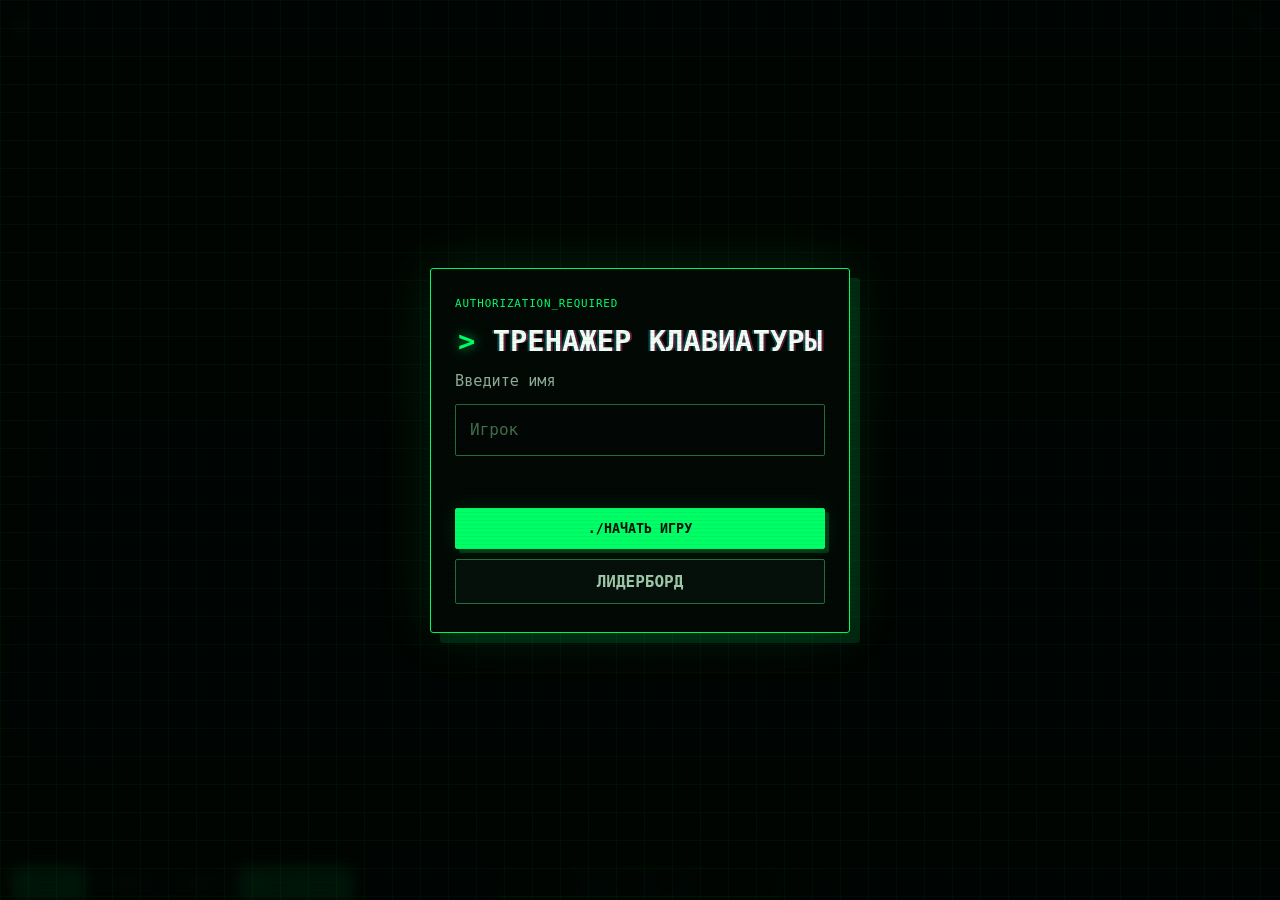
<file: index.html>
<!DOCTYPE html>
<html lang="ru">
  <head>
    <meta charset="UTF-8" />
    <meta name="viewport" content="width=device-width, initial-scale=1.0" />
    <title>Тайминг-игра</title>
    <link rel="stylesheet" href="styles.css" />
  </head>
  <body>
    <div id="startScreen" class="start-screen">
      <div class="start-card">
        <h2>Тренажер клавиатуры</h2>
        <label class="start-label" for="startPlayerName">Введите имя</label>
        <input id="startPlayerName" type="text" maxlength="20" autocomplete="off" autocorrect="off" autocapitalize="off" spellcheck="false" placeholder="Игрок" />
        <p id="startNameError" class="start-error" role="alert" aria-live="polite"></p>
        <div class="start-actions">
          <button id="startGameBtn" type="button">Начать игру</button>
          <a class="secondary-btn" href="leaderboard.html">Лидерборд</a>
        </div>
      </div>
    </div>

    <main class="app" id="app" tabindex="0">
      <h1>Тренажер клавиатуры</h1>
      <p class="subtitle">Набирай слова до того, как они упадут вниз.</p>

      <section class="hud" aria-label="Статистика">
        <div class="hud-card">Счёт: <span id="score">0</span></div>
        <div class="hud-card">Жизни: <span id="lives">3</span></div>
      </section>

      <section class="track" id="track">
        <div class="fall-line"></div>
        <div id="lifeNotice" class="life-notice">-1 жизнь</div>
      </section>

      <section class="controls">
        <div class="difficulty-row" role="group" aria-label="Сложность">
          <button class="difficulty-btn active" data-difficulty="easy">Лёгкий</button>
          <button class="difficulty-btn" data-difficulty="medium">Средний</button>
          <button class="difficulty-btn" data-difficulty="hard">Сложный</button>
          <button id="restartBtn">Начать заново</button>
        </div>
        <div class="input-row">
          <label class="input-label" for="playerName">Никнейм</label>
          <input id="playerName" type="text" maxlength="20" autocomplete="off" autocorrect="off" autocapitalize="off" spellcheck="false" placeholder="Игрок" />
        </div>
        <div class="input-row">
          <label class="input-label" for="textInput">Поле ввода</label>
          <input id="textInput" type="text" inputmode="text" autocomplete="off" autocorrect="off" autocapitalize="off" spellcheck="false" autofocus placeholder="Набирай слово здесь" />
        </div>
        <p id="message" class="message">Появится слово — набери его полностью.</p>
      </section>

    </main>

    <script src="script.js"></script>
  </body>
</html>
</file>
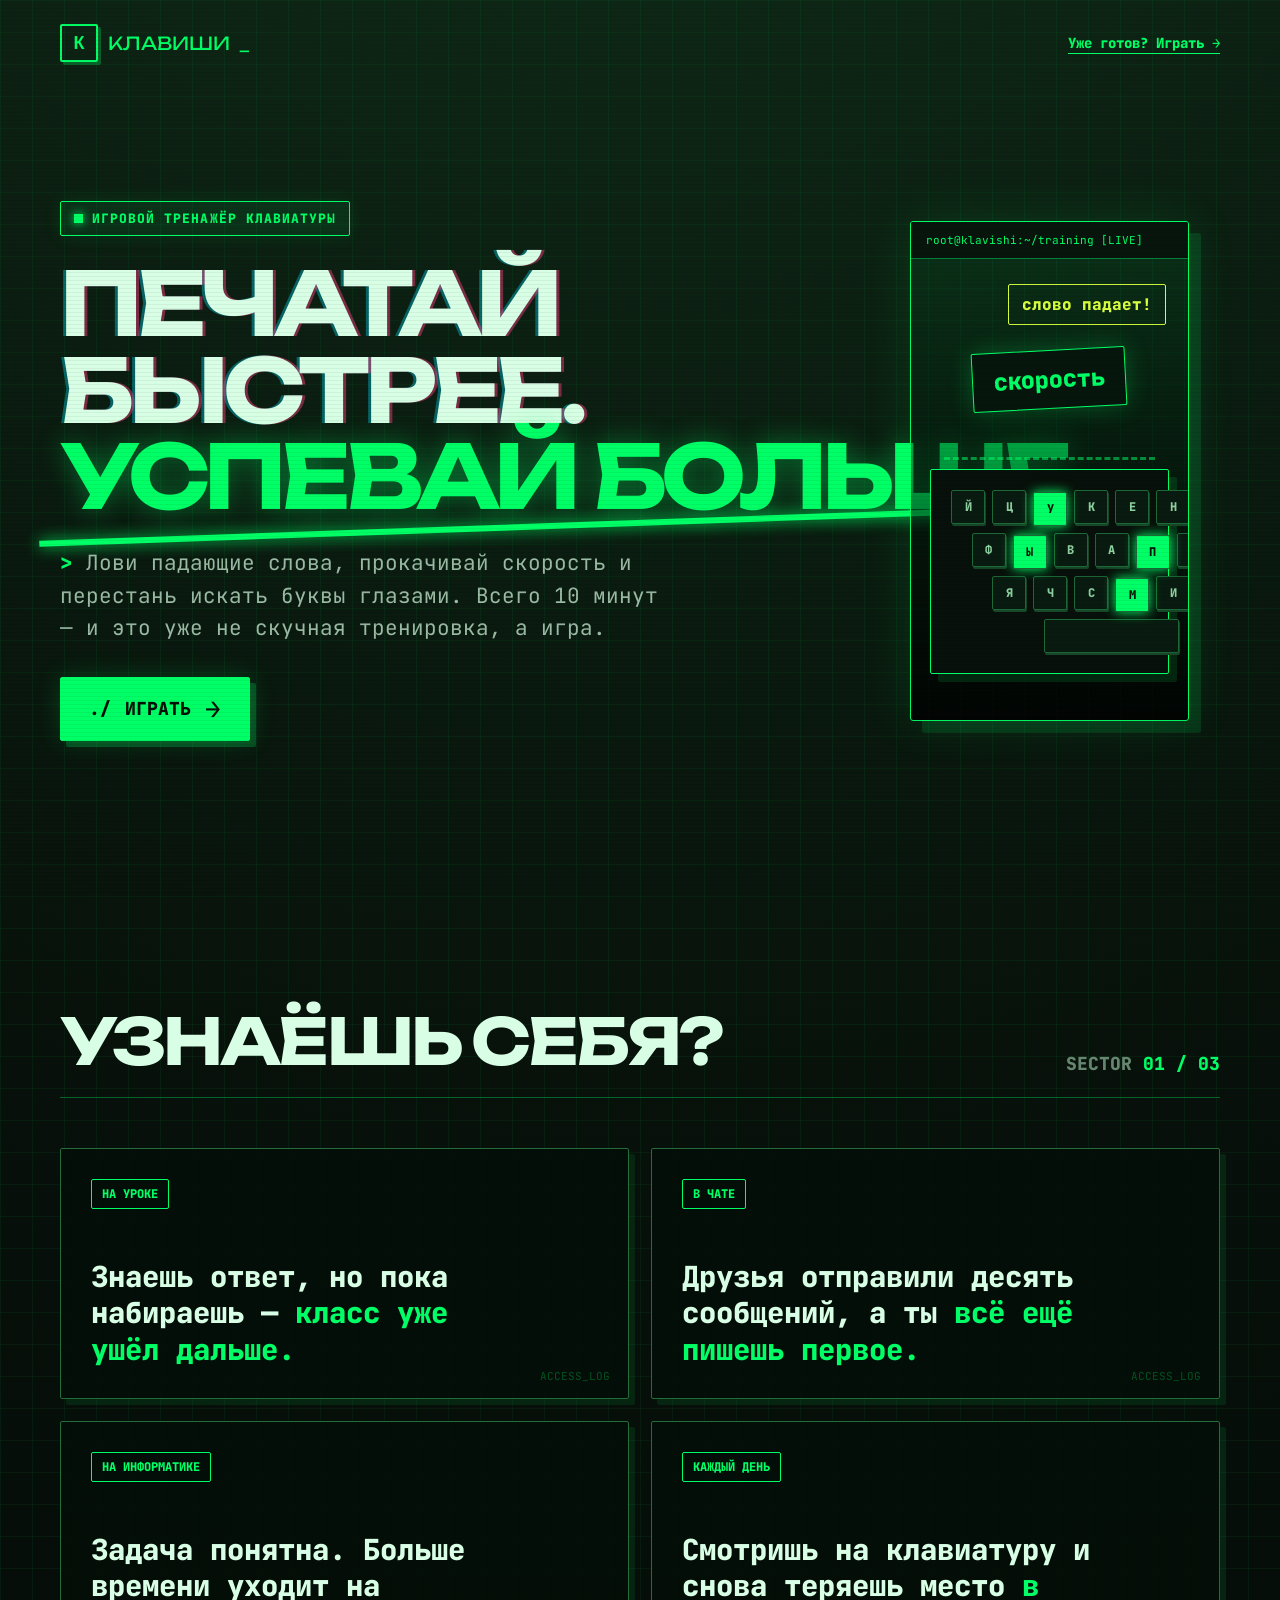
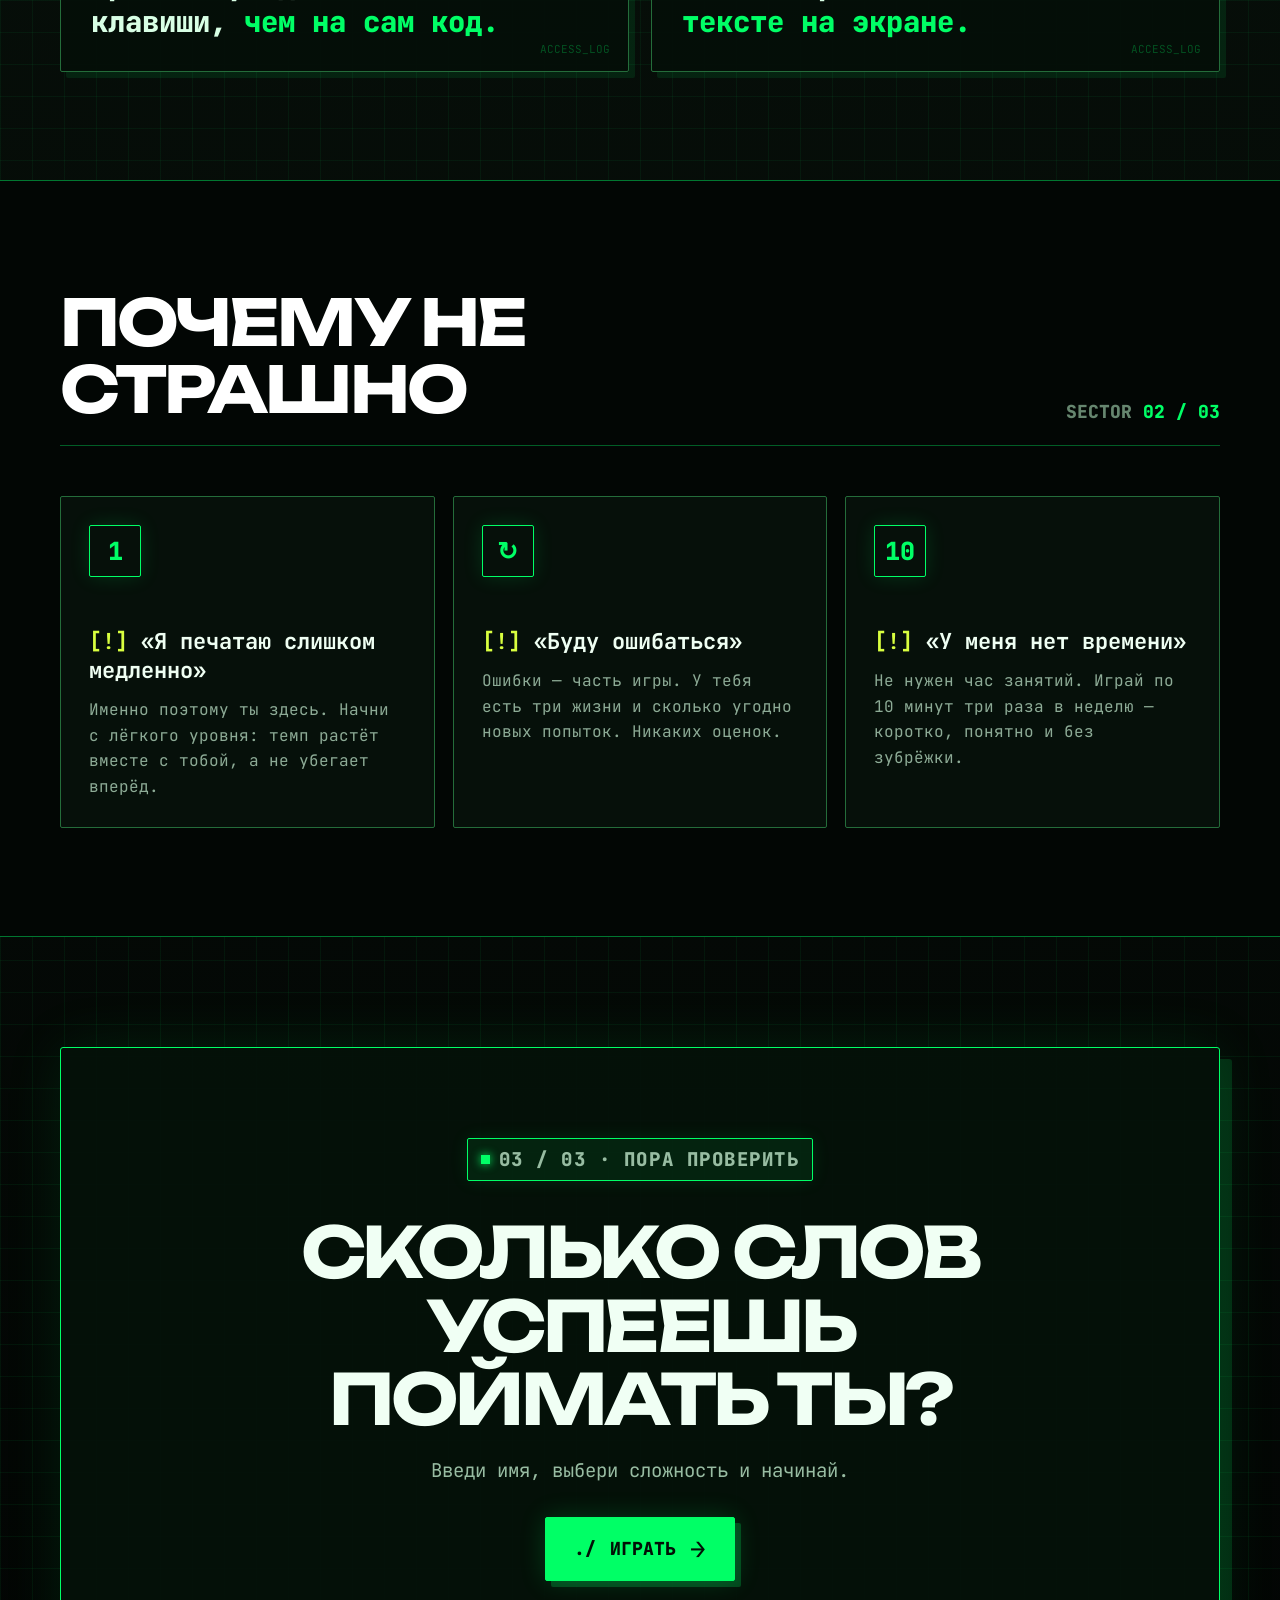
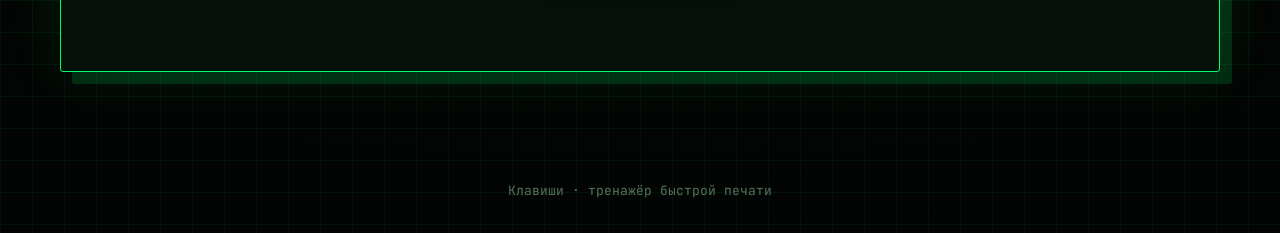
<file: landing.html>
<!DOCTYPE html>
<html lang="ru">
  <head>
    <meta charset="UTF-8" />
    <meta name="viewport" content="width=device-width, initial-scale=1.0" />
    <meta name="description" content="Игровой тренажёр клавиатуры для школьников — печатай быстрее, пока слова не упали." />
    <title>Клавиши — игровой тренажёр печати</title>
    <style>
      @import url('https://fonts.googleapis.com/css2?family=JetBrains+Mono:wght@400;600;700;800&family=Unbounded:wght@700;800&display=swap');

      :root {
        --ink: #191a2b;
        --paper: #fffdf7;
        --purple: #7447ed;
        --purple-dark: #532ac0;
        --lime: #c9ff63;
        --pink: #ff8db8;
        --yellow: #ffd95c;
        --line: rgba(25, 26, 43, 0.12);
        --shadow: 8px 8px 0 var(--ink);
      }

      * { box-sizing: border-box; }
      html { scroll-behavior: smooth; }
      body {
        margin: 0;
        color: var(--ink);
        background:
          linear-gradient(var(--line) 1px, transparent 1px),
          linear-gradient(90deg, var(--line) 1px, transparent 1px),
          var(--paper);
        background-size: 32px 32px;
        font-family: Manrope, system-ui, sans-serif;
      }

      a { color: inherit; }
      .wrap { width: min(1160px, calc(100% - 40px)); margin-inline: auto; }

      .topbar {
        display: flex;
        align-items: center;
        justify-content: space-between;
        padding-block: 24px;
      }

      .logo {
        display: inline-flex;
        align-items: center;
        gap: 10px;
        font-family: Unbounded, sans-serif;
        font-size: 18px;
        text-decoration: none;
      }

      .logo-mark {
        display: grid;
        place-items: center;
        width: 38px;
        height: 38px;
        border: 2px solid var(--ink);
        border-radius: 10px;
        background: var(--lime);
        box-shadow: 3px 3px 0 var(--ink);
        font-family: Manrope, sans-serif;
        font-weight: 800;
      }

      .mini-link { font-size: 14px; font-weight: 800; text-underline-offset: 5px; }

      .hero {
        min-height: calc(100vh - 86px);
        display: grid;
        grid-template-columns: 1.1fr 0.9fr;
        align-items: center;
        gap: clamp(36px, 7vw, 92px);
        padding: 56px 0 100px;
      }

      .eyebrow {
        display: inline-flex;
        align-items: center;
        gap: 9px;
        margin: 0 0 24px;
        padding: 8px 13px;
        border: 2px solid var(--ink);
        border-radius: 999px;
        background: white;
        font-size: 13px;
        font-weight: 800;
        text-transform: uppercase;
        letter-spacing: 0.08em;
        transform: rotate(-1deg);
      }

      .eyebrow::before { content: ""; width: 9px; height: 9px; border-radius: 50%; background: var(--purple); }
      h1, h2 { font-family: Unbounded, sans-serif; }
      h1 {
        max-width: 760px;
        margin: 0;
        font-size: clamp(44px, 7vw, 88px);
        line-height: 0.98;
        letter-spacing: -0.06em;
        text-transform: uppercase;
      }

      h1 span {
        position: relative;
        color: var(--purple);
        white-space: nowrap;
      }

      h1 span::after {
        content: "";
        position: absolute;
        z-index: -1;
        left: -2%;
        right: -3%;
        bottom: 3%;
        height: 23%;
        background: var(--lime);
        transform: rotate(-2deg);
      }

      .hero-copy { max-width: 610px; margin: 28px 0 32px; font-size: clamp(17px, 2vw, 21px); line-height: 1.55; }

      .cta {
        display: inline-flex;
        align-items: center;
        justify-content: center;
        gap: 14px;
        min-height: 64px;
        padding: 16px 28px;
        border: 3px solid var(--ink);
        border-radius: 16px;
        background: var(--lime);
        box-shadow: 6px 6px 0 var(--ink);
        font-size: 18px;
        font-weight: 800;
        text-decoration: none;
        text-transform: uppercase;
        transition: transform .15s ease, box-shadow .15s ease;
      }

      .cta::after { content: "→"; font-size: 26px; line-height: 1; }
      .cta:hover { transform: translate(3px, 3px); box-shadow: 3px 3px 0 var(--ink); }
      .cta:focus-visible { outline: 4px solid var(--pink); outline-offset: 4px; }

      .game-card {
        position: relative;
        min-height: 500px;
        overflow: hidden;
        border: 3px solid var(--ink);
        border-radius: 28px;
        background: var(--purple);
        box-shadow: var(--shadow);
        transform: rotate(2deg);
      }

      .game-card::before {
        content: "слово падает!";
        position: absolute;
        top: 28px;
        right: 22px;
        padding: 9px 13px;
        border: 2px solid var(--ink);
        border-radius: 10px;
        background: var(--yellow);
        font-weight: 800;
        transform: rotate(4deg);
      }

      .falling-word {
        position: absolute;
        top: 105px;
        left: 50%;
        padding: 13px 20px;
        border: 3px solid var(--ink);
        border-radius: 14px;
        background: var(--pink);
        box-shadow: 4px 4px 0 var(--ink);
        font-size: 24px;
        font-weight: 800;
        transform: translateX(-50%) rotate(-3deg);
        animation: float 2.6s ease-in-out infinite;
      }

      .speed-line { position: absolute; left: 12%; right: 12%; top: 235px; border-top: 3px dashed rgba(255,255,255,.65); }
      .keyboard { position: absolute; left: 7%; right: 7%; bottom: 46px; display: grid; gap: 9px; padding: 20px; border: 3px solid var(--ink); border-radius: 22px; background: #f4f0ff; box-shadow: 7px 7px 0 rgba(25,26,43,.9); transform: rotate(-3deg); }
      .key-row { display: flex; justify-content: center; gap: 7px; }
      .key { width: 34px; height: 34px; display: grid; place-items: center; border: 2px solid var(--ink); border-radius: 7px; background: white; box-shadow: 2px 3px 0 var(--ink); font-size: 12px; font-weight: 800; }
      .key.hot { background: var(--lime); transform: translateY(2px); box-shadow: 1px 1px 0 var(--ink); }
      .space { width: 135px; }
      @keyframes float { 50% { transform: translateX(-50%) translateY(18px) rotate(2deg); } }

      .section { padding: 108px 0; }
      .section-heading { display: flex; align-items: end; justify-content: space-between; gap: 32px; margin-bottom: 50px; }
      .section h2 { max-width: 780px; margin: 0; font-size: clamp(36px, 5vw, 64px); line-height: 1.05; letter-spacing: -0.045em; text-transform: uppercase; }
      .section-number { flex: none; font: 800 18px Unbounded, sans-serif; }

      .moments { display: grid; grid-template-columns: repeat(2, 1fr); gap: 22px; }
      .moment {
        position: relative;
        min-height: 245px;
        padding: 30px;
        overflow: hidden;
        border: 3px solid var(--ink);
        border-radius: 22px;
        background: white;
        box-shadow: 6px 6px 0 var(--ink);
      }

      .moment:nth-child(2) { background: var(--yellow); }
      .moment:nth-child(3) { background: var(--pink); }
      .moment:nth-child(4) { background: var(--lime); }
      .moment-tag { display: inline-block; margin-bottom: 50px; padding: 6px 10px; border: 2px solid var(--ink); border-radius: 8px; background: var(--paper); font-size: 12px; font-weight: 800; text-transform: uppercase; }
      .moment p { max-width: 430px; margin: 0; font-size: clamp(20px, 2.5vw, 29px); font-weight: 800; line-height: 1.25; }
      .moment em { color: var(--purple-dark); font-style: normal; }

      .safe { background: var(--ink); color: white; }
      .safe .section-number { color: var(--lime); }
      .answers { display: grid; grid-template-columns: repeat(3, 1fr); gap: 18px; }
      .answer { padding: 28px; border: 2px solid rgba(255,255,255,.45); border-radius: 22px; background: #27283d; }
      .answer-icon { width: 52px; height: 52px; display: grid; place-items: center; margin-bottom: 50px; border: 2px solid var(--ink); border-radius: 13px; background: var(--lime); color: var(--ink); font-size: 25px; font-weight: 800; transform: rotate(-4deg); }
      .answer h3 { margin: 0 0 12px; font-size: 22px; }
      .answer p { margin: 0; color: #c9c9d7; line-height: 1.6; }

      .final { padding: 110px 0; text-align: center; }
      .final-card { padding: clamp(44px, 8vw, 90px) 24px; border: 3px solid var(--ink); border-radius: 30px; background: var(--purple); color: white; box-shadow: var(--shadow); }
      .final h2 { max-width: 850px; margin: 0 auto 22px; font-size: clamp(36px, 6vw, 70px); line-height: 1.05; letter-spacing: -0.05em; text-transform: uppercase; }
      .final p { margin: 0 auto 34px; font-size: 19px; }
      footer { padding: 0 0 34px; font-size: 13px; text-align: center; }

      @media (max-width: 820px) {
        .hero { grid-template-columns: 1fr; padding-top: 36px; }
        .game-card { min-height: 420px; width: min(100%, 520px); }
        .answers { grid-template-columns: 1fr; }
        .answer { display: grid; grid-template-columns: auto 1fr; column-gap: 20px; }
        .answer-icon { grid-row: span 2; margin: 0; }
      }

      @media (max-width: 580px) {
        .wrap { width: min(100% - 24px, 1160px); }
        .mini-link { display: none; }
        h1 { font-size: clamp(39px, 13vw, 58px); }
        .hero { min-height: auto; padding-bottom: 72px; }
        .game-card { min-height: 360px; }
        .game-card::before { font-size: 12px; }
        .keyboard { left: 4%; right: 4%; bottom: 34px; padding: 14px 8px; gap: 7px; }
        .key-row { gap: 4px; }
        .key { width: 26px; height: 27px; font-size: 9px; box-shadow: 1px 2px 0 var(--ink); }
        .space { width: 100px; }
        .section { padding: 76px 0; }
        .section-heading { align-items: start; margin-bottom: 32px; }
        .moments { grid-template-columns: 1fr; }
        .moment { min-height: 220px; padding: 24px; }
        .moment-tag { margin-bottom: 40px; }
        .answer { display: block; }
        .answer-icon { margin-bottom: 26px; }
        .final { padding: 76px 0; }
        .cta { width: 100%; }
      }

      @media (prefers-reduced-motion: reduce) {
        html { scroll-behavior: auto; }
        .falling-word { animation: none; }
        .cta { transition: none; }
      }

      /* Hacker terminal theme */
      :root {
        --ink: #050806;
        --paper: #07100a;
        --purple: #00ff66;
        --purple-dark: #00c94f;
        --lime: #00ff66;
        --pink: #ff3b81;
        --yellow: #d9ff3f;
        --line: rgba(0, 255, 102, 0.09);
        --shadow: 7px 7px 0 #00ff66;
      }

      body {
        color: #d8ffe5;
        background:
          linear-gradient(rgba(0, 255, 102, .055) 1px, transparent 1px),
          linear-gradient(90deg, rgba(0, 255, 102, .055) 1px, transparent 1px),
          radial-gradient(circle at 50% -20%, #12331c 0, #07100a 45%, #020403 100%);
        background-size: 32px 32px, 32px 32px, auto;
        font-family: "JetBrains Mono", monospace;
      }

      body::before {
        content: "";
        position: fixed;
        z-index: 20;
        inset: 0;
        pointer-events: none;
        opacity: .2;
        background: repeating-linear-gradient(0deg, transparent 0 3px, rgba(0,0,0,.5) 4px);
      }

      .logo { color: var(--lime); text-transform: uppercase; }
      .logo::after { content: "_"; animation: blink 1s steps(1) infinite; }
      .logo-mark { border-color: var(--lime); border-radius: 2px; background: transparent; color: var(--lime); box-shadow: 3px 3px 0 rgba(0,255,102,.28); }
      .mini-link { color: var(--lime); }

      .eyebrow {
        border: 1px solid var(--lime);
        border-radius: 2px;
        background: rgba(0,255,102,.08);
        color: var(--lime);
        transform: none;
        box-shadow: 0 0 18px rgba(0,255,102,.1);
      }
      .eyebrow::before { border-radius: 0; box-shadow: 0 0 10px var(--lime); }

      h1, h2 { font-family: "Unbounded", sans-serif; }
      h1 { text-shadow: 3px 0 0 rgba(255,59,129,.45), -3px 0 0 rgba(0,225,255,.35); }
      h1 span { color: var(--lime); text-shadow: 0 0 28px rgba(0,255,102,.4); }
      h1 span::after { height: 5%; background: var(--lime); box-shadow: 0 0 15px var(--lime); }
      .hero-copy { color: #9bbba5; }
      .hero-copy::before { content: "> "; color: var(--lime); font-weight: 800; }

      .cta {
        border: 1px solid var(--lime);
        border-radius: 2px;
        background: var(--lime);
        color: #021006;
        box-shadow: 6px 6px 0 rgba(0,255,102,.22), 0 0 26px rgba(0,255,102,.18);
        font-family: "JetBrains Mono", monospace;
      }
      .cta::before { content: "./"; }
      .cta:hover { box-shadow: 2px 2px 0 rgba(0,255,102,.25), 0 0 32px rgba(0,255,102,.35); }

      .game-card {
        border: 1px solid var(--lime);
        border-radius: 3px;
        background: linear-gradient(180deg, rgba(0,255,102,.08), rgba(0,0,0,.82));
        box-shadow: 12px 12px 0 rgba(0,255,102,.12), 0 0 50px rgba(0,255,102,.12);
        transform: none;
      }
      .game-card::after {
        content: "root@klavishi:~/training  [LIVE]";
        position: absolute;
        top: 0;
        left: 0;
        right: 0;
        padding: 11px 15px;
        border-bottom: 1px solid rgba(0,255,102,.45);
        background: #08150c;
        color: var(--lime);
        font-size: 11px;
      }
      .game-card::before { top: 62px; border: 1px solid var(--yellow); border-radius: 2px; background: transparent; color: var(--yellow); transform: none; }
      .falling-word { top: 128px; border: 1px solid var(--lime); border-radius: 2px; background: #07160c; color: var(--lime); box-shadow: 0 0 24px rgba(0,255,102,.25); }
      .speed-line { border-color: rgba(0,255,102,.5); }
      .keyboard { border: 1px solid var(--lime); border-radius: 2px; background: #07100a; box-shadow: 8px 8px 0 rgba(0,255,102,.12); transform: none; }
      .key { border: 1px solid #1d6837; border-radius: 2px; background: #091b10; color: #8dcf9e; box-shadow: 1px 2px 0 #174728; }
      .key.hot { background: var(--lime); color: #021006; box-shadow: 0 0 12px var(--lime); }

      .section-heading { border-bottom: 1px solid rgba(0,255,102,.35); padding-bottom: 22px; }
      .section-number { color: var(--lime); font-family: "JetBrains Mono", monospace; }
      .section-number::before { content: "SECTOR "; color: #66866f; }
      .moment {
        border: 1px solid #246c3a;
        border-radius: 2px;
        background: rgba(5,14,8,.94) !important;
        box-shadow: 6px 6px 0 rgba(0,255,102,.09);
      }
      .moment::after { content: "ACCESS_LOG"; position: absolute; right: 18px; bottom: 15px; color: rgba(0,255,102,.28); font-size: 11px; }
      .moment-tag { border: 1px solid var(--lime); border-radius: 2px; background: transparent; color: var(--lime); }
      .moment p { color: #d8ffe5; }
      .moment em { color: var(--lime); }

      .safe { border-block: 1px solid rgba(0,255,102,.45); background: #020604; }
      .answer { border: 1px solid #246c3a; border-radius: 2px; background: #06100a; }
      .answer-icon { border: 1px solid var(--lime); border-radius: 2px; background: transparent; color: var(--lime); box-shadow: 0 0 20px rgba(0,255,102,.14); transform: none; }
      .answer h3 { color: #effff3; }
      .answer h3::before { content: "[!] "; color: var(--yellow); }
      .answer p { color: #8dab96; }

      .final-card { border: 1px solid var(--lime); border-radius: 3px; background: rgba(5,18,9,.94); box-shadow: 12px 12px 0 rgba(0,255,102,.14), 0 0 60px rgba(0,255,102,.1); }
      .final h2 { color: #f0fff4; }
      .final p { color: #98bca2; }
      footer { color: #54725c; }

      @keyframes blink { 50% { opacity: 0; } }
    </style>
  </head>
  <body>
    <header class="wrap topbar">
      <a class="logo" href="#top" aria-label="Клавиши — наверх"><span class="logo-mark">К</span>Клавиши</a>
      <a class="mini-link" href="index.html">Уже готов? Играть →</a>
    </header>

    <main id="top">
      <section class="wrap hero" aria-labelledby="hero-title">
        <div>
          <p class="eyebrow">Игровой тренажёр клавиатуры</p>
          <h1 id="hero-title">Печатай быстрее. <span>Успевай больше.</span></h1>
          <p class="hero-copy">Лови падающие слова, прокачивай скорость и перестань искать буквы глазами. Всего 10 минут — и это уже не скучная тренировка, а игра.</p>
          <a class="cta" href="index.html">Играть</a>
        </div>

        <div class="game-card" aria-hidden="true">
          <div class="falling-word">скорость</div>
          <div class="speed-line"></div>
          <div class="keyboard">
            <div class="key-row"><span class="key">Й</span><span class="key">Ц</span><span class="key hot">У</span><span class="key">К</span><span class="key">Е</span><span class="key">Н</span><span class="key">Г</span><span class="key">Ш</span></div>
            <div class="key-row"><span class="key">Ф</span><span class="key hot">Ы</span><span class="key">В</span><span class="key">А</span><span class="key hot">П</span><span class="key">Р</span><span class="key">О</span></div>
            <div class="key-row"><span class="key">Я</span><span class="key">Ч</span><span class="key">С</span><span class="key hot">М</span><span class="key">И</span><span class="key">Т</span></div>
            <div class="key-row"><span class="key space"></span></div>
          </div>
        </div>
      </section>

      <section class="section" aria-labelledby="moments-title">
        <div class="wrap">
          <div class="section-heading"><h2 id="moments-title">Узнаёшь себя?</h2><span class="section-number">01 / 03</span></div>
          <div class="moments">
            <article class="moment"><span class="moment-tag">На уроке</span><p>Знаешь ответ, но пока набираешь — <em>класс уже ушёл дальше.</em></p></article>
            <article class="moment"><span class="moment-tag">В чате</span><p>Друзья отправили десять сообщений, а ты <em>всё ещё пишешь первое.</em></p></article>
            <article class="moment"><span class="moment-tag">На информатике</span><p>Задача понятна. Больше времени уходит на клавиши, <em>чем на сам код.</em></p></article>
            <article class="moment"><span class="moment-tag">Каждый день</span><p>Смотришь на клавиатуру и снова теряешь место <em>в тексте на экране.</em></p></article>
          </div>
        </div>
      </section>

      <section class="section safe" aria-labelledby="safe-title">
        <div class="wrap">
          <div class="section-heading"><h2 id="safe-title">Почему не страшно</h2><span class="section-number">02 / 03</span></div>
          <div class="answers">
            <article class="answer"><div class="answer-icon">1</div><h3>«Я печатаю слишком медленно»</h3><p>Именно поэтому ты здесь. Начни с лёгкого уровня: темп растёт вместе с тобой, а не убегает вперёд.</p></article>
            <article class="answer"><div class="answer-icon">↻</div><h3>«Буду ошибаться»</h3><p>Ошибки — часть игры. У тебя есть три жизни и сколько угодно новых попыток. Никаких оценок.</p></article>
            <article class="answer"><div class="answer-icon">10</div><h3>«У меня нет времени»</h3><p>Не нужен час занятий. Играй по 10 минут три раза в неделю — коротко, понятно и без зубрёжки.</p></article>
          </div>
        </div>
      </section>

      <section class="wrap final" aria-labelledby="final-title">
        <div class="final-card">
          <p class="eyebrow">03 / 03 · пора проверить</p>
          <h2 id="final-title">Сколько слов успеешь поймать ты?</h2>
          <p>Введи имя, выбери сложность и начинай.</p>
          <a class="cta" href="index.html">Играть</a>
        </div>
      </section>
    </main>

    <footer class="wrap">Клавиши · тренажёр быстрой печати</footer>
  </body>
</html>
</file>
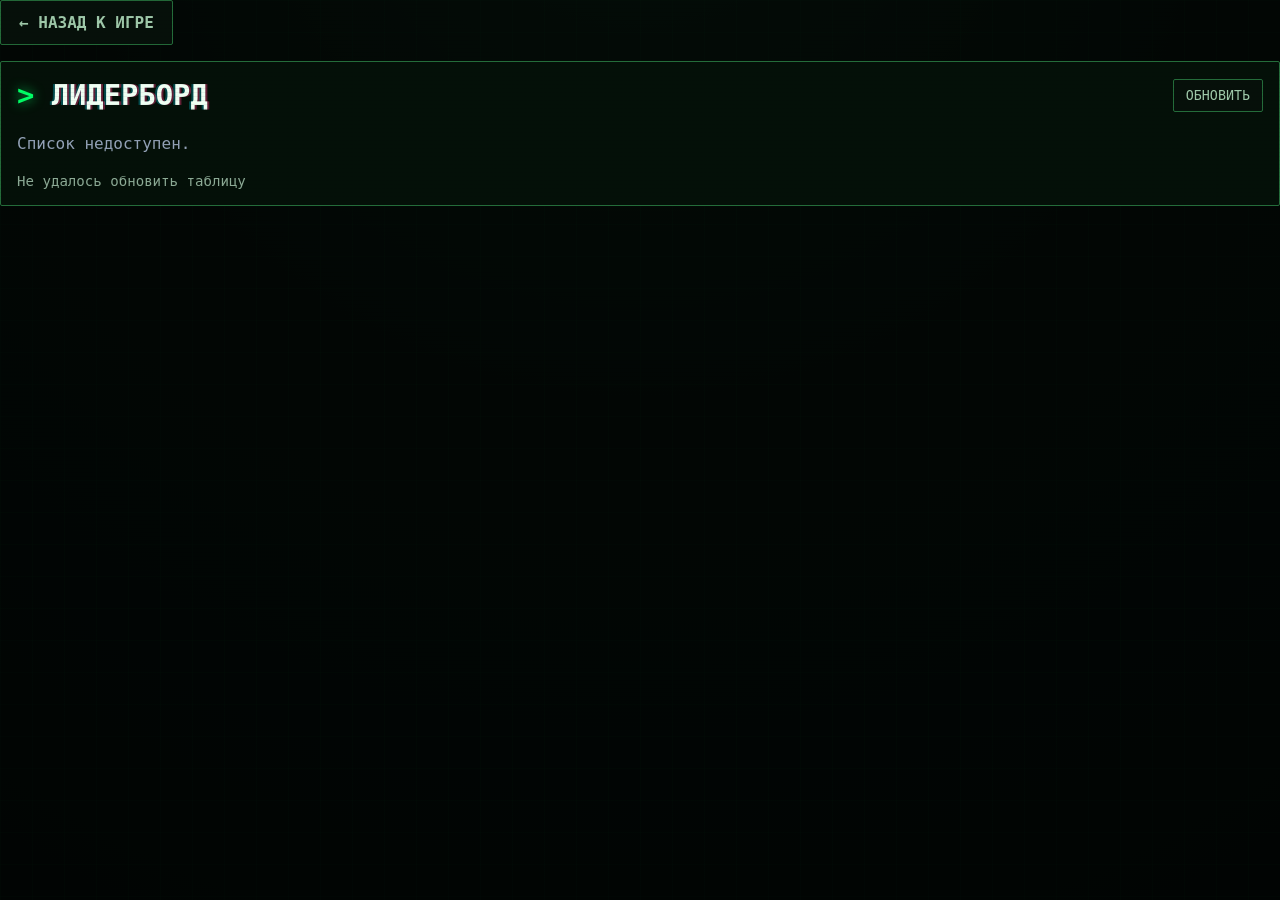
<file: leaderboard.html>
<!DOCTYPE html>
<html lang="ru">
  <head>
    <meta charset="UTF-8" />
    <meta name="viewport" content="width=device-width, initial-scale=1.0" />
    <title>Лидерборд — Тренажер клавиатуры</title>
    <link rel="stylesheet" href="styles.css" />
  </head>
  <body>
    <main class="app leaderboard-page">
      <div class="leaderboard-page-nav">
        <a class="secondary-btn" href="index.html">← Назад к игре</a>
      </div>
      <section class="leaderboard" aria-labelledby="leaderboardTitle">
        <div class="leaderboard-header">
          <h1 id="leaderboardTitle">Лидерборд</h1>
          <button id="refreshLeaderboardBtn" class="leaderboard-btn" type="button">Обновить</button>
        </div>
        <ol id="leaderboardList" class="leaderboard-list"></ol>
        <p id="leaderboardStatus" class="leaderboard-status" role="status">Загрузка таблицы...</p>
      </section>
    </main>
    <script src="leaderboard.js"></script>
  </body>
</html>
</file>
<file: styles.css>
:root {
  color-scheme: dark;
  font-family: Inter, system-ui, -apple-system, BlinkMacSystemFont, "Segoe UI", sans-serif;
  background: #0f172a;
  color: #e2e8f0;
  height: 100%;
}

* {
  box-sizing: border-box;
}

html,
body {
  height: 100%;
  margin: 0;
  overflow-x: hidden;
  overscroll-behavior: none;
}

body {
  min-height: 100vh;
  display: grid;
  place-items: center;
  background: radial-gradient(circle at top, #1e293b, #020617 70%);
  padding: clamp(12px, 2vw, 24px);
  touch-action: manipulation;
}

.app {
  width: min(92vw, 560px);
  max-width: 100%;
  max-height: calc(100vh - clamp(24px, 4vw, 48px));
  display: flex;
  flex-direction: column;
  overflow: hidden;
  background: rgba(15, 23, 42, 0.94);
  border: 1px solid rgba(148, 163, 184, 0.25);
  border-radius: 24px;
  padding: 24px;
  box-shadow: 0 20px 60px rgba(2, 6, 23, 0.45);
}

@media (max-width: 720px) {
  body {
    padding: 12px;
  }

  .app {
    padding: 18px;
    max-height: calc(100vh - 24px);
  }

  .track {
    min-height: 220px;
    height: clamp(220px, 30vh, 360px);
  }

  h1 {
    font-size: 1.6rem;
  }
}

h1 {
  margin: 0 0 8px;
  font-size: 1.8rem;
}

.subtitle {
  margin: 0 0 20px;
  color: #94a3b8;
}

.hud {
  display: flex;
  gap: 12px;
  flex-wrap: wrap;
  margin-bottom: 16px;
}

.hud-card {
  flex: 1;
  min-width: 120px;
  padding: 12px;
  border-radius: 12px;
  background: rgba(30, 41, 59, 0.9);
  font-weight: 600;
}

.track {
  position: relative;
  flex: 1 1 auto;
  min-height: 360px;
  height: clamp(360px, 52vh, 640px);
  border-radius: 18px;
  overflow: hidden;
  border: 1px solid rgba(148, 163, 184, 0.25);
  background: linear-gradient(180deg, #111827, #0f172a);
}

.zone {
  position: absolute;
  left: 0;
  right: 0;
  top: 40%;
  height: 20%;
  background: linear-gradient(180deg, rgba(34, 197, 94, 0.18), rgba(22, 163, 74, 0.42));
  border-top: 2px solid #22c55e;
  border-bottom: 2px solid #22c55e;
  pointer-events: none;
}

.fall-line {
  position: absolute;
  left: 0;
  right: 0;
  bottom: 80px;
  height: 2px;
  background: linear-gradient(90deg, transparent, #f43f5e, transparent);
  box-shadow: 0 0 12px rgba(244, 63, 94, 0.7);
}

.falling-word {
  position: absolute;
  left: 50%;
  top: -60px;
  transform: translateX(-50%);
  padding: 12px 18px;
  border-radius: 18px;
  background: linear-gradient(135deg, #8b5cf6, #ec4899);
  color: white;
  font-size: 1.2rem;
  font-weight: 700;
  letter-spacing: 0.06em;
  box-shadow: 0 10px 24px rgba(236, 72, 153, 0.3);
  user-select: none;
}

.letter-correct {
  color: #4ade80;
  font-weight: 900;
}

.life-notice {
  position: absolute;
  top: 20px;
  left: 50%;
  transform: translateX(-50%) translateY(-20px);
  padding: 10px 16px;
  border-radius: 999px;
  background: rgba(248, 113, 113, 0.95);
  color: white;
  font-weight: 800;
  opacity: 0;
  pointer-events: none;
  transition: opacity 0.2s ease, transform 0.2s ease;
  z-index: 5;
}

.life-notice.show {
  opacity: 1;
  transform: translateX(-50%) translateY(0);
}

.controls {
  display: flex;
  flex-direction: column;
  gap: 10px;
  margin-top: 16px;
}

.difficulty-row {
  display: grid;
  grid-template-columns: repeat(3, minmax(76px, 1fr)) minmax(112px, auto);
  gap: 6px;
}

.difficulty-btn {
  border: 1px solid rgba(148, 163, 184, 0.25);
  border-radius: 999px;
  min-height: 34px;
  padding: 6px 9px;
  background: rgba(30, 41, 59, 0.9);
  color: #e2e8f0;
  cursor: pointer;
}

.difficulty-btn.active {
  background: #22c55e;
  color: #052e16;
  font-weight: 700;
}

#restartBtn {
  width: 100%;
  border: 0;
  border-radius: 999px;
  padding: 6px 10px;
  background: #22c55e;
  color: #052e16;
  font-weight: 700;
  font-size: 0.78rem;
  white-space: nowrap;
  cursor: pointer;
}

.start-screen {
  position: fixed;
  inset: 0;
  display: grid;
  place-items: center;
  background: rgba(2, 6, 23, 0.72);
  backdrop-filter: blur(6px);
  z-index: 20;
}

.start-screen.hidden {
  display: none;
}

.hidden {
  display: none !important;
}

.start-card {
  width: min(90vw, 420px);
  display: flex;
  flex-direction: column;
  gap: 14px;
  padding: 28px 24px;
  border-radius: 24px;
  background: rgba(15, 23, 42, 0.96);
  border: 1px solid rgba(148, 163, 184, 0.2);
  box-shadow: 0 20px 60px rgba(2, 6, 23, 0.5);
}

.start-card h2 {
  margin: 0;
  text-align: center;
  font-size: 1.8rem;
}

.start-label {
  color: #cbd5e1;
  font-size: 0.95rem;
}

#startPlayerName {
  width: 100%;
  min-height: 52px;
  padding: 12px 14px;
  border-radius: 16px;
  border: 1px solid rgba(148, 163, 184, 0.3);
  background: rgba(15, 23, 42, 0.96);
  color: #e2e8f0;
  font-size: 1rem;
  outline: none;
}

#startPlayerName:focus {
  border-color: #4ade80;
  box-shadow: 0 0 0 4px rgba(34, 197, 94, 0.14);
}

.start-actions {
  display: flex;
  flex-direction: column;
  gap: 10px;
  margin-top: 8px;
}

#startGameBtn,
.secondary-btn {
  display: inline-flex;
  align-items: center;
  justify-content: center;
  border: 0;
  border-radius: 999px;
  padding: 12px 18px;
  cursor: pointer;
  font-weight: 800;
  text-decoration: none;
}

#startGameBtn {
  background: linear-gradient(135deg, #22c55e, #4ade80);
  color: #052e16;
}

.secondary-btn {
  background: rgba(59, 130, 246, 0.15);
  color: #dbeafe;
}

.message {
  margin: 0;
  color: #cbd5e1;
  min-height: 1.4rem;
}

.leaderboard {
  margin-top: 18px;
  padding: 16px;
  border-radius: 18px;
  background: rgba(15, 23, 42, 0.78);
  border: 1px solid rgba(148, 163, 184, 0.22);
}

.start-error {
  min-height: 1.25rem;
  margin: -4px 0 0;
  color: #fca5a5;
  font-size: 0.9rem;
}

.leaderboard-page {
  overflow-y: auto;
}

.leaderboard-page-nav {
  margin-bottom: 16px;
}

.leaderboard-page .leaderboard {
  margin-top: 0;
}

.leaderboard-page .leaderboard-header h1 {
  margin: 0;
  font-size: 1.8rem;
}

.leaderboard-btn:disabled {
  cursor: wait;
  opacity: 0.55;
}

.leaderboard-header {
  display: flex;
  align-items: center;
  justify-content: space-between;
  gap: 12px;
  margin-bottom: 12px;
}

.leaderboard-header h2 {
  margin: 0;
  font-size: 1.1rem;
}

.leaderboard-btn {
  border: 0;
  border-radius: 999px;
  padding: 8px 12px;
  background: rgba(59, 130, 246, 0.15);
  color: #dbeafe;
  cursor: pointer;
}

.leaderboard-list {
  list-style: none;
  margin: 0;
  padding: 0;
  display: flex;
  flex-direction: column;
  gap: 8px;
}

.leaderboard-item {
  display: grid;
  grid-template-columns: 40px 1fr auto;
  align-items: center;
  gap: 10px;
  padding: 10px 12px;
  border-radius: 12px;
  background: rgba(30, 41, 59, 0.8);
}

.leaderboard-rank {
  color: #a5b4fc;
  font-weight: 700;
}

.leaderboard-name {
  color: #e2e8f0;
  font-weight: 600;
}

.leaderboard-score {
  color: #4ade80;
  font-weight: 800;
}

.leaderboard-empty {
  list-style: none;
  color: #94a3b8;
  padding: 10px 0;
}

.leaderboard-status {
  margin: 10px 0 0;
  color: #cbd5e1;
  font-size: 0.88rem;
}

.input-row {
  display: flex;
  flex-direction: column;
  gap: 8px;
}

.input-label {
  color: #cbd5e1;
  font-size: 0.95rem;
}

#playerName,
#textInput {
  width: 100%;
  min-height: 48px;
  padding: 12px 14px;
  border-radius: 16px;
  border: 1px solid rgba(148, 163, 184, 0.3);
  background: rgba(15, 23, 42, 0.96);
  color: #e2e8f0;
  font-size: 1rem;
  outline: none;
  transition: border-color 0.2s ease, box-shadow 0.2s ease;
}

#textInput:focus {
  border-color: #4ade80;
  box-shadow: 0 0 0 4px rgba(34, 197, 94, 0.14);
}

#textInput::placeholder {
  color: #64748b;
}

@media (max-width: 720px) {
  .app {
    padding: 18px;
  }

  .track {
    min-height: 330px;
    height: clamp(330px, 45vh, 480px);
  }

  .difficulty-row {
    gap: 6px;
  }

  .difficulty-btn,
  #restartBtn {
    flex: 1;
    min-width: 0;
  }
}

@media (max-width: 480px) {
  .app {
    padding: 14px;
  }

  .hud {
    gap: 8px;
  }

  .track {
    min-height: 330px;
    height: 42vh;
  }

  .difficulty-row {
    flex-direction: column;
  }

  .difficulty-btn,
  #restartBtn {
    width: 100%;
  }

  #textInput {
    min-height: 44px;
    font-size: 0.95rem;
  }
}

/* Hacker terminal theme */
:root {
  color-scheme: dark;
  font-family: "JetBrains Mono", "Cascadia Code", Consolas, monospace;
  background: #020403;
  color: #d8ffe5;
}

body {
  position: relative;
  background:
    linear-gradient(rgba(0, 255, 102, 0.055) 1px, transparent 1px),
    linear-gradient(90deg, rgba(0, 255, 102, 0.055) 1px, transparent 1px),
    radial-gradient(circle at 50% -20%, #12331c 0, #07100a 46%, #020403 100%);
  background-size: 32px 32px, 32px 32px, auto;
}

body::after {
  content: "";
  position: fixed;
  z-index: 100;
  inset: 0;
  pointer-events: none;
  opacity: 0.18;
  background: repeating-linear-gradient(0deg, transparent 0 3px, rgba(0, 0, 0, 0.55) 4px);
}

.app {
  border: 1px solid #00ff66;
  border-radius: 3px;
  background: rgba(3, 10, 6, 0.96);
  box-shadow: 12px 12px 0 rgba(0, 255, 102, 0.12), 0 0 50px rgba(0, 255, 102, 0.1);
}

.app::before {
  content: "root@klavishi:~/training $ ./start";
  display: block;
  margin: -8px 0 16px;
  padding-bottom: 12px;
  border-bottom: 1px solid rgba(0, 255, 102, 0.35);
  color: #00ff66;
  font-size: 0.72rem;
}

h1,
.start-card h2,
.leaderboard-header h1,
.leaderboard-header h2 {
  color: #effff3;
  font-family: "JetBrains Mono", "Cascadia Code", Consolas, monospace;
  text-transform: uppercase;
  text-shadow: 2px 0 rgba(255, 59, 129, 0.38), -2px 0 rgba(0, 225, 255, 0.28);
}

h1::before,
.start-card h2::before {
  content: "> ";
  color: #00ff66;
  text-shadow: 0 0 12px rgba(0, 255, 102, 0.7);
}

.subtitle,
.message,
.input-label,
.start-label,
.leaderboard-status {
  color: #8dab96;
}

.hud-card {
  border: 1px solid #246c3a;
  border-radius: 2px;
  background: #06100a;
  color: #d8ffe5;
  box-shadow: inset 0 0 18px rgba(0, 255, 102, 0.035);
}

.hud-card span {
  color: #00ff66;
  text-shadow: 0 0 10px rgba(0, 255, 102, 0.65);
}

.track {
  border: 1px solid #00b849;
  border-radius: 2px;
  background:
    linear-gradient(rgba(0, 255, 102, 0.04) 1px, transparent 1px),
    linear-gradient(90deg, rgba(0, 255, 102, 0.04) 1px, transparent 1px),
    linear-gradient(180deg, #06110a, #020604);
  background-size: 24px 24px, 24px 24px, auto;
  box-shadow: inset 0 0 45px rgba(0, 0, 0, 0.75), 0 0 24px rgba(0, 255, 102, 0.08);
}

.track::before {
  content: "LIVE_FEED // INPUT DETECTED";
  position: absolute;
  z-index: 2;
  top: 10px;
  left: 12px;
  color: rgba(0, 255, 102, 0.6);
  font-size: 0.62rem;
  letter-spacing: 0.08em;
  pointer-events: none;
}

.fall-line {
  height: 1px;
  background: linear-gradient(90deg, transparent, #ff3b81, transparent);
  box-shadow: 0 0 14px #ff3b81;
}

.falling-word {
  border: 1px solid #00ff66;
  border-radius: 2px;
  background: #07160c;
  color: #d8ffe5;
  box-shadow: 0 0 20px rgba(0, 255, 102, 0.25), 4px 4px 0 rgba(0, 255, 102, 0.12);
  font-family: "JetBrains Mono", "Cascadia Code", Consolas, monospace;
  text-shadow: 0 0 8px rgba(0, 255, 102, 0.4);
}

.letter-correct {
  color: #00ff66;
  text-shadow: 0 0 10px #00ff66;
}

.life-notice {
  border: 1px solid #ff3b81;
  border-radius: 2px;
  background: #220713;
  color: #ff8eb6;
  box-shadow: 0 0 20px rgba(255, 59, 129, 0.25);
}

.difficulty-btn,
#restartBtn,
#startGameBtn,
.secondary-btn,
.leaderboard-btn {
  border: 1px solid #246c3a;
  border-radius: 2px;
  background: #06100a;
  color: #9ec8a9;
  font-family: inherit;
  text-transform: uppercase;
  transition: color 0.15s ease, border-color 0.15s ease, background 0.15s ease, box-shadow 0.15s ease;
}

.difficulty-btn:hover,
.secondary-btn:hover,
.leaderboard-btn:hover {
  border-color: #00ff66;
  color: #00ff66;
  box-shadow: 0 0 14px rgba(0, 255, 102, 0.12);
}

.difficulty-btn.active,
#restartBtn,
#startGameBtn {
  border-color: #00ff66;
  background: #00ff66;
  color: #021006;
  box-shadow: 4px 4px 0 rgba(0, 255, 102, 0.18), 0 0 18px rgba(0, 255, 102, 0.12);
}

#restartBtn::before,
#startGameBtn::before {
  content: "./";
}

.start-screen {
  background:
    linear-gradient(rgba(0, 255, 102, 0.04) 1px, transparent 1px),
    linear-gradient(90deg, rgba(0, 255, 102, 0.04) 1px, transparent 1px),
    rgba(1, 5, 3, 0.92);
  background-size: 28px 28px;
  backdrop-filter: blur(8px);
}

.start-card {
  border: 1px solid #00ff66;
  border-radius: 3px;
  background: rgba(3, 10, 6, 0.98);
  box-shadow: 10px 10px 0 rgba(0, 255, 102, 0.12), 0 0 55px rgba(0, 255, 102, 0.12);
}

.start-card::before {
  content: "AUTHORIZATION_REQUIRED";
  color: #00ff66;
  font-size: 0.68rem;
  letter-spacing: 0.08em;
}

#startPlayerName,
#playerName,
#textInput {
  border: 1px solid #246c3a;
  border-radius: 2px;
  background: #020604;
  color: #d8ffe5;
  font-family: inherit;
  caret-color: #00ff66;
}

#startPlayerName:focus,
#playerName:focus,
#textInput:focus {
  border-color: #00ff66;
  box-shadow: 0 0 0 2px rgba(0, 255, 102, 0.12), 0 0 20px rgba(0, 255, 102, 0.09);
}

#startPlayerName::placeholder,
#playerName::placeholder,
#textInput::placeholder {
  color: #3f6f4b;
}

.start-error { color: #ff719f; }
.leaderboard { border: 1px solid #246c3a; border-radius: 2px; background: #041008; }
.leaderboard-item { border: 1px solid rgba(0, 255, 102, 0.16); border-radius: 2px; background: #06100a; }
.leaderboard-rank,
.leaderboard-score { color: #00ff66; }
.leaderboard-name { color: #d8ffe5; }

button:focus-visible,
a:focus-visible,
input:focus-visible {
  outline: 2px solid #d9ff3f;
  outline-offset: 3px;
}

@media (prefers-reduced-motion: reduce) {
  *, *::before, *::after {
    scroll-behavior: auto !important;
    transition: none !important;
  }
}

/* Fluid height based on the visible viewport */
html,
body {
  height: 100%;
  min-height: 100%;
  overflow: hidden;
}

.app {
  height: calc(100dvh - clamp(24px, 4vw, 48px));
  max-height: calc(100dvh - clamp(24px, 4vw, 48px));
}

.track {
  flex: 1 1 0;
  min-height: 180px;
  height: auto;
}

/* Fit the whole game into small viewports without page scrolling */
@media (max-width: 720px) {
  html,
  body {
    height: 100%;
    min-height: 100%;
    overflow: hidden;
  }

  body {
    padding: 8px;
  }

  .app {
    width: min(100%, 560px);
    height: calc(100dvh - 16px);
    max-height: calc(100dvh - 16px);
    padding: 14px;
  }

  .app::before {
    margin-bottom: 10px;
    padding-bottom: 8px;
  }

  h1 {
    margin-bottom: 3px;
    font-size: clamp(1.2rem, 5vw, 1.5rem);
  }

  .subtitle {
    margin-bottom: 10px;
    font-size: 0.78rem;
  }

  .hud {
    gap: 7px;
    margin-bottom: 9px;
  }

  .hud-card {
    min-width: 0;
    padding: 8px 10px;
    font-size: 0.82rem;
  }

  .track {
    flex: 1 1 0;
    min-height: 180px;
    height: auto;
  }

  .controls {
    flex: 0 0 auto;
    gap: 6px;
    margin-top: 9px;
  }

  .difficulty-row {
    display: grid;
    grid-template-columns: repeat(3, minmax(0, 1fr)) minmax(94px, 1.25fr);
    gap: 5px;
  }

  .difficulty-btn,
  #restartBtn {
    width: auto;
    min-height: 34px;
    padding: 6px 8px;
    font-size: clamp(0.56rem, 2.1vw, 0.72rem);
    white-space: nowrap;
  }

  .input-row {
    gap: 3px;
  }

  .input-label {
    font-size: 0.7rem;
  }

  #playerName,
  #textInput {
    min-height: 38px;
    padding: 7px 10px;
    font-size: 0.82rem;
  }

  .message {
    min-height: 1rem;
    font-size: 0.7rem;
    line-height: 1.25;
  }
}

@media (max-width: 480px) {
  .app {
    padding: 11px;
  }

  .difficulty-row {
    flex-direction: initial;
  }
}

@media (max-height: 680px) and (max-width: 720px) {
  .subtitle,
  .input-label,
  .message {
    display: none;
  }

  .app::before {
    margin-bottom: 6px;
    padding-bottom: 5px;
    font-size: 0.58rem;
  }

  .hud {
    margin-bottom: 6px;
  }

  .controls {
    margin-top: 6px;
  }

  .track {
    min-height: 150px;
  }
}

/* Immersive full-screen game layout */
body {
  display: block;
  padding: 0;
  background-color: #020403;
}

.app {
  position: fixed;
  inset: 0;
  width: 100%;
  height: 100dvh;
  max-width: none;
  max-height: none;
  padding: 0;
  border: 0;
  border-radius: 0;
  background: rgba(2, 6, 4, 0.82);
  box-shadow: none;
}

.app::before,
.app > h1,
.app > .subtitle {
  display: none;
}

.hud {
  position: absolute;
  z-index: 10;
  top: 0;
  left: 0;
  right: 0;
  display: grid;
  grid-template-columns: 1fr 1fr;
  gap: 0;
  height: 46px;
  margin: 0;
  padding: 7px 16px;
  border-bottom: 1px solid rgba(0, 255, 102, 0.16);
  background: rgba(1, 5, 3, 0.9);
}

.hud-card {
  min-width: 0;
  padding: 0;
  border: 0;
  background: transparent;
  box-shadow: none;
  color: #55715e;
  font-size: 0.58rem;
  font-weight: 700;
  letter-spacing: 0.14em;
  text-transform: uppercase;
}

.hud-card:last-child { text-align: right; }
.hud-card span {
  display: block;
  margin-top: 1px;
  color: #d8ffe5;
  font-size: 0.94rem;
  letter-spacing: 0.04em;
}

.hud-card:last-child span { color: #ff3b65; }

.track {
  position: absolute;
  inset: 46px 0 48px;
  width: auto;
  height: auto;
  min-height: 0;
  border: 0;
  border-radius: 0;
  box-shadow: inset 0 -80px 80px rgba(104, 160, 26, 0.08);
}

.track::before {
  top: 9px;
  left: 50%;
  transform: translateX(-50%);
  font-size: 0.52rem;
  opacity: 0.45;
}

.fall-line {
  bottom: 28px;
  opacity: 0.5;
}

.falling-word {
  padding: 8px 12px;
  font-size: clamp(0.9rem, 2vw, 1.1rem);
}

.controls {
  position: absolute;
  z-index: 12;
  right: 0;
  bottom: 0;
  left: 0;
  display: grid;
  grid-template-columns: 1fr minmax(180px, 280px) 1fr;
  align-items: center;
  gap: 12px;
  height: 48px;
  margin: 0;
  padding: 5px 12px;
  border-top: 1px solid rgba(0, 255, 102, 0.16);
  background: rgba(1, 5, 3, 0.94);
}

.controls .input-row:first-of-type,
.controls .input-label,
.controls .message {
  display: none;
}

.difficulty-row {
  grid-column: 1;
  grid-row: 1;
  grid-template-columns: repeat(3, minmax(54px, 72px)) minmax(92px, 112px);
  justify-content: start;
  gap: 4px;
}

.difficulty-btn,
#restartBtn {
  min-height: 28px;
  padding: 4px 6px;
  font-size: 0.58rem;
}

.controls .input-row:has(#textInput) {
  grid-column: 2;
  grid-row: 1;
}

#textInput {
  width: 100%;
  min-height: 30px;
  padding: 4px 10px;
  border-color: rgba(0, 255, 102, 0.28);
  font-size: 0.72rem;
  text-align: center;
}

@media (max-width: 720px) {
  .app {
    width: 100%;
    height: 100dvh;
    max-height: none;
    padding: 0;
  }

  .track {
    inset: 42px 0 84px;
    min-height: 0;
  }

  .hud {
    height: 42px;
    padding: 5px 9px;
  }

  .controls {
    grid-template-columns: 1fr;
    grid-template-rows: 34px 34px;
    gap: 3px;
    height: 84px;
    padding: 5px 8px;
  }

  .difficulty-row {
    grid-column: 1;
    grid-row: 1;
    grid-template-columns: repeat(3, minmax(0, 1fr)) minmax(90px, 1.3fr);
    width: 100%;
  }

  .controls .input-row:has(#textInput) {
    grid-column: 1;
    grid-row: 2;
    width: min(100%, 360px);
    justify-self: center;
  }
}

@media (max-width: 390px) {
  .difficulty-btn,
  #restartBtn {
    padding-inline: 3px;
    font-size: 0.5rem;
  }
}
</file>
